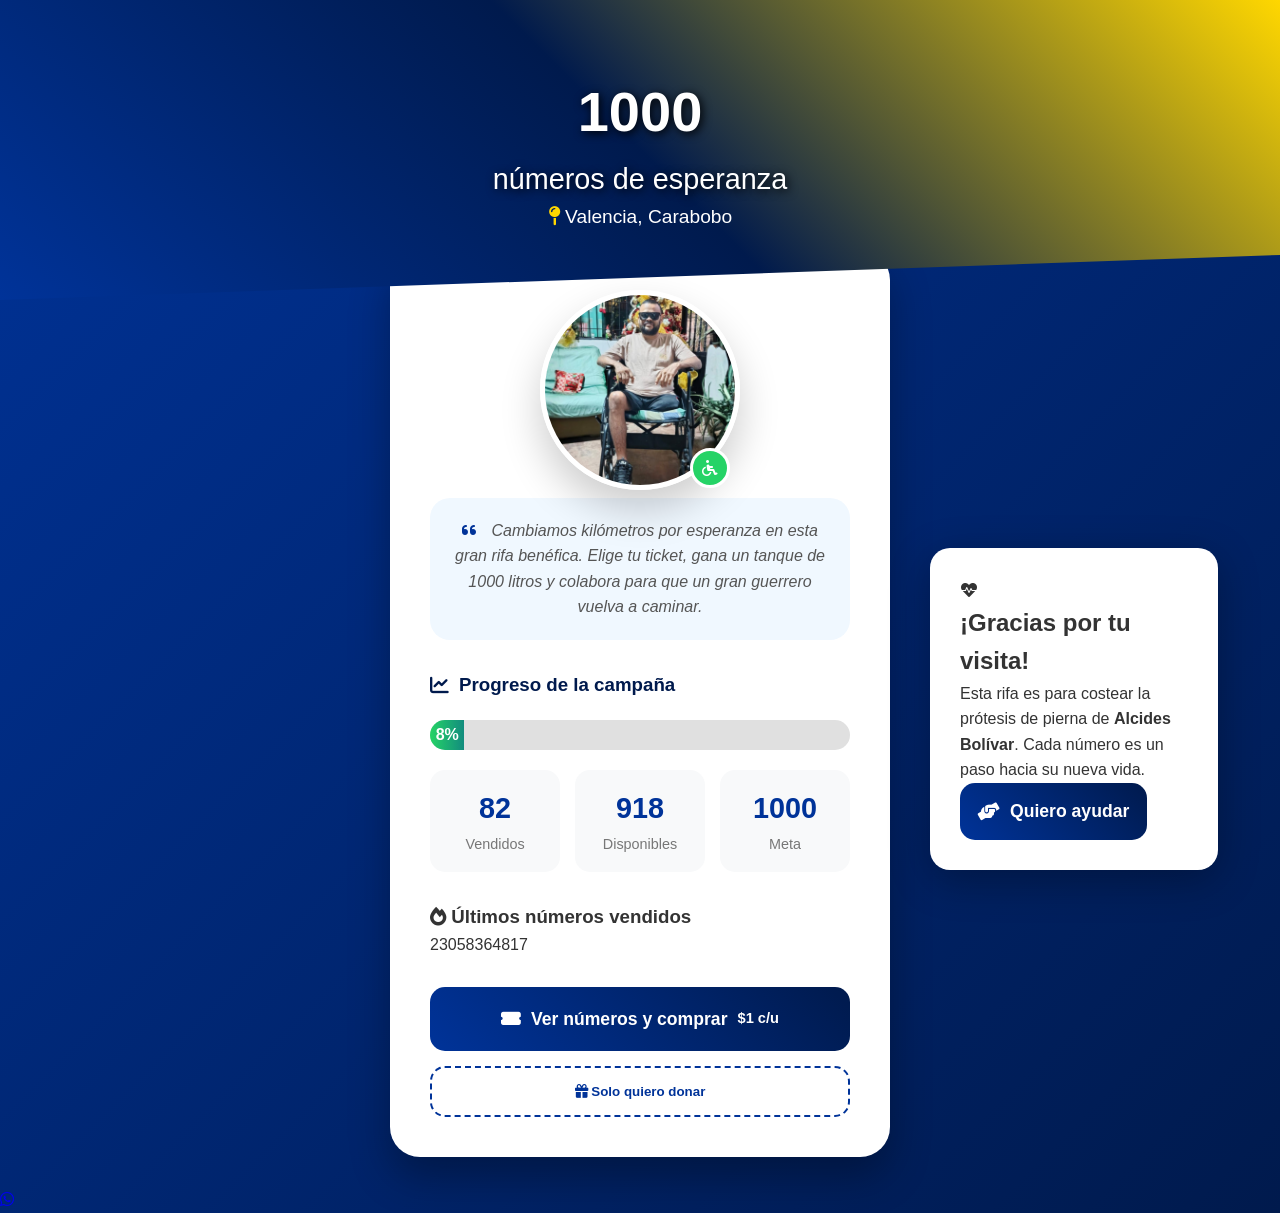
<file: index.html>
<!DOCTYPE html>
<html lang="es">
<head>
    <meta charset="UTF-8">
    <meta name="viewport" content="width=device-width, initial-scale=1.0">
    <title>Un Paso por la Vida - Ayúdanos a Caminar</title>
    <!-- Fuentes modernas -->
    <link href="https://api.fontshare.com/v2/css?f[]=clash-display@400,500,600,700&f[]=inter@400,500,600,700,800&display=swap" rel="stylesheet">
    <!-- Font Awesome -->
    <link rel="stylesheet" href="https://cdnjs.cloudflare.com/ajax/libs/font-awesome/6.0.0-beta3/css/all.min.css">
    <!-- CSS principal -->
    <link rel="stylesheet" href="style.css">
</head>
<body>
    <!-- MODAL DE BIENVENIDA EN ESQUINA -->
    <div id="bienvenida-modal" class="modal-esquina">
        <div class="tarjeta-mensaje glass-effect">
            <div class="icono-corazon">
                <i class="fas fa-heart-pulse"></i>
            </div>
            <h2>¡Gracias por tu visita!</h2>
            <p>Esta rifa es para costear la prótesis de pierna de <strong>Alcides Bolívar</strong>. Cada número es un paso hacia su nueva vida.</p>
            <button class="btn-principal" onclick="cerrarBienvenida()">
                <i class="fas fa-hands-helping"></i> Quiero ayudar
            </button>
        </div>
    </div>

    <!-- HEADER -->
    <header class="inicio-header">
        <div class="header-content">
            <h1 class="titulo-gigante">1000<span> números de esperanza</span></h1>
            <p class="ubicacion"><i class="fas fa-map-pin"></i> Valencia, Carabobo</p>
        </div>
    </header>

    <main class="contenedor-inicio glass-card">
        <!-- SECCIÓN DE FOTO -->
        <section class="seccion-foto">
            <div class="foto-wrapper">
                <img src="img/beneficiario.png" alt="Alcides Bolívar" class="foto-principal">
                <div class="foto-badge">
                    <i class="fas fa-wheelchair"></i>
                </div>
            </div>
            <div class="historia">
                <p class="historia-texto">
                    <i class="fas fa-quote-left"></i>
                    Cambiamos kilómetros por esperanza en esta gran rifa benéfica. Elige tu ticket, gana un tanque de 1000 litros y colabora para que un gran guerrero vuelva a caminar.
                </p>
            </div>
        </section>

        <!-- BARRA DE PROGRESO -->
        <section class="meta-progreso">
            <h3 class="meta-titulo">
                <i class="fas fa-chart-line"></i> Progreso de la campaña
            </h3>
            <div class="barra-fondo">
                <div class="barra-llena" id="barra-progreso" style="width: 0%;">0%</div>
            </div>
            <div class="estadisticas-grid">
                <div class="stat-card">
                    <span class="stat-numero" id="vendidos-num">0</span>
                    <span class="stat-label">Vendidos</span>
                </div>
                <div class="stat-card">
                    <span class="stat-numero" id="faltan-num">1000</span>
                    <span class="stat-label">Disponibles</span>
                </div>
                <div class="stat-card">
                    <span class="stat-numero">1000</span>
                    <span class="stat-label">Meta</span>
                </div>
            </div>
        </section>

        <!-- ÚLTIMOS NÚMEROS VENDIDOS (NUEVO) -->
        <section class="ultimos-vendidos">
            <h3><i class="fas fa-fire"></i> Últimos números vendidos</h3>
            <div id="lista-ultimos" class="ultimos-grid"></div>
        </section>

        <!-- BOTONES -->
        <section class="acciones-grid">
            <a href="rifa.html" class="btn-principal btn-grande">
                <i class="fas fa-ticket-alt"></i>
                <span>Ver números y comprar</span>
                <small>$1 c/u</small>
            </a>
            <button class="btn-secundario" onclick="abrirDonar()">
                <i class="fas fa-gift"></i>
                <span>Solo quiero donar</span>
            </button>
        </section>
    </main>

    <!-- MODAL DE DONACIÓN -->
    <div id="modal-donar" class="modal-estructura" style="display: none;">
        <div class="capa-oscura" onclick="cerrarDonar()"></div>
        <div class="tarjeta-mensaje glass-effect">
            <h3><i class="fas fa-hand-holding-heart"></i> Datos para donar</h3>
            <div class="datos-banco">
                <div class="banco-item">
                    <i class="fas fa-university"></i>
                    <div>
                        <strong>PAGO MÓVIL</strong>
                        <p>Banco Mercantil (0109)</p>
                    </div>
                </div>
                <div class="banco-item">
                    <i class="fas fa-id-card"></i>
                    <div>
                        <strong>Cédula</strong>
                        <p>V-15.994.903</p>
                    </div>
                </div>
                <div class="banco-item">
                    <i class="fas fa-phone-alt"></i>
                    <div>
                        <strong>Teléfono</strong>
                        <p>0412-8433443</p>
                    </div>
                </div>
            </div>
            <button class="btn-cerrar" onclick="cerrarDonar()">
                <i class="fas fa-arrow-left"></i> Regresar
            </button>
        </div>
    </div>

    <!-- BOTÓN FLOTANTE DE WHATSAPP -->
    <a href="https://wa.me/584122415696?text=Hola%2C%20tengo%20una%20consulta%20sobre%20la%20rifa" 
       class="whatsapp-float" target="_blank">
        <i class="fab fa-whatsapp"></i>
    </a>

    <!-- Script de inicio -->
    <script src="script-inicio.js"></script>
</body>
</html>
</file>
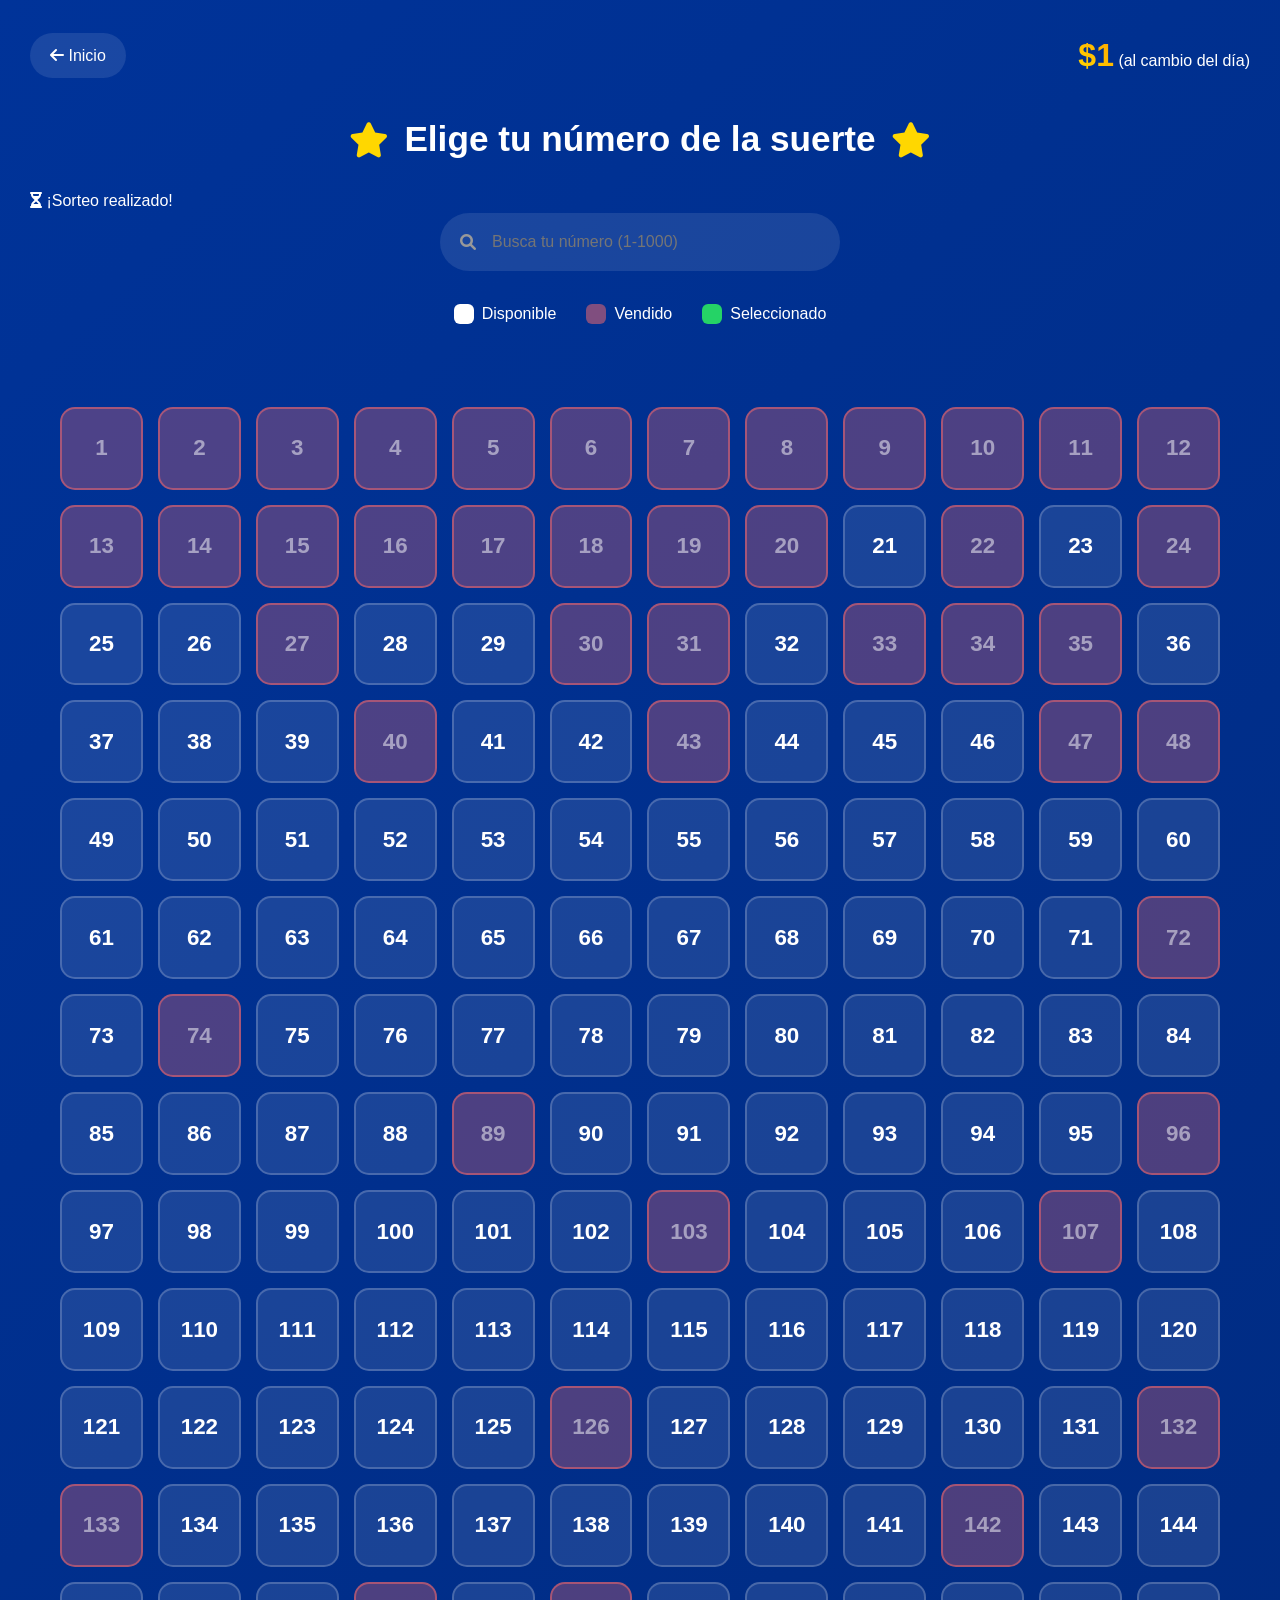
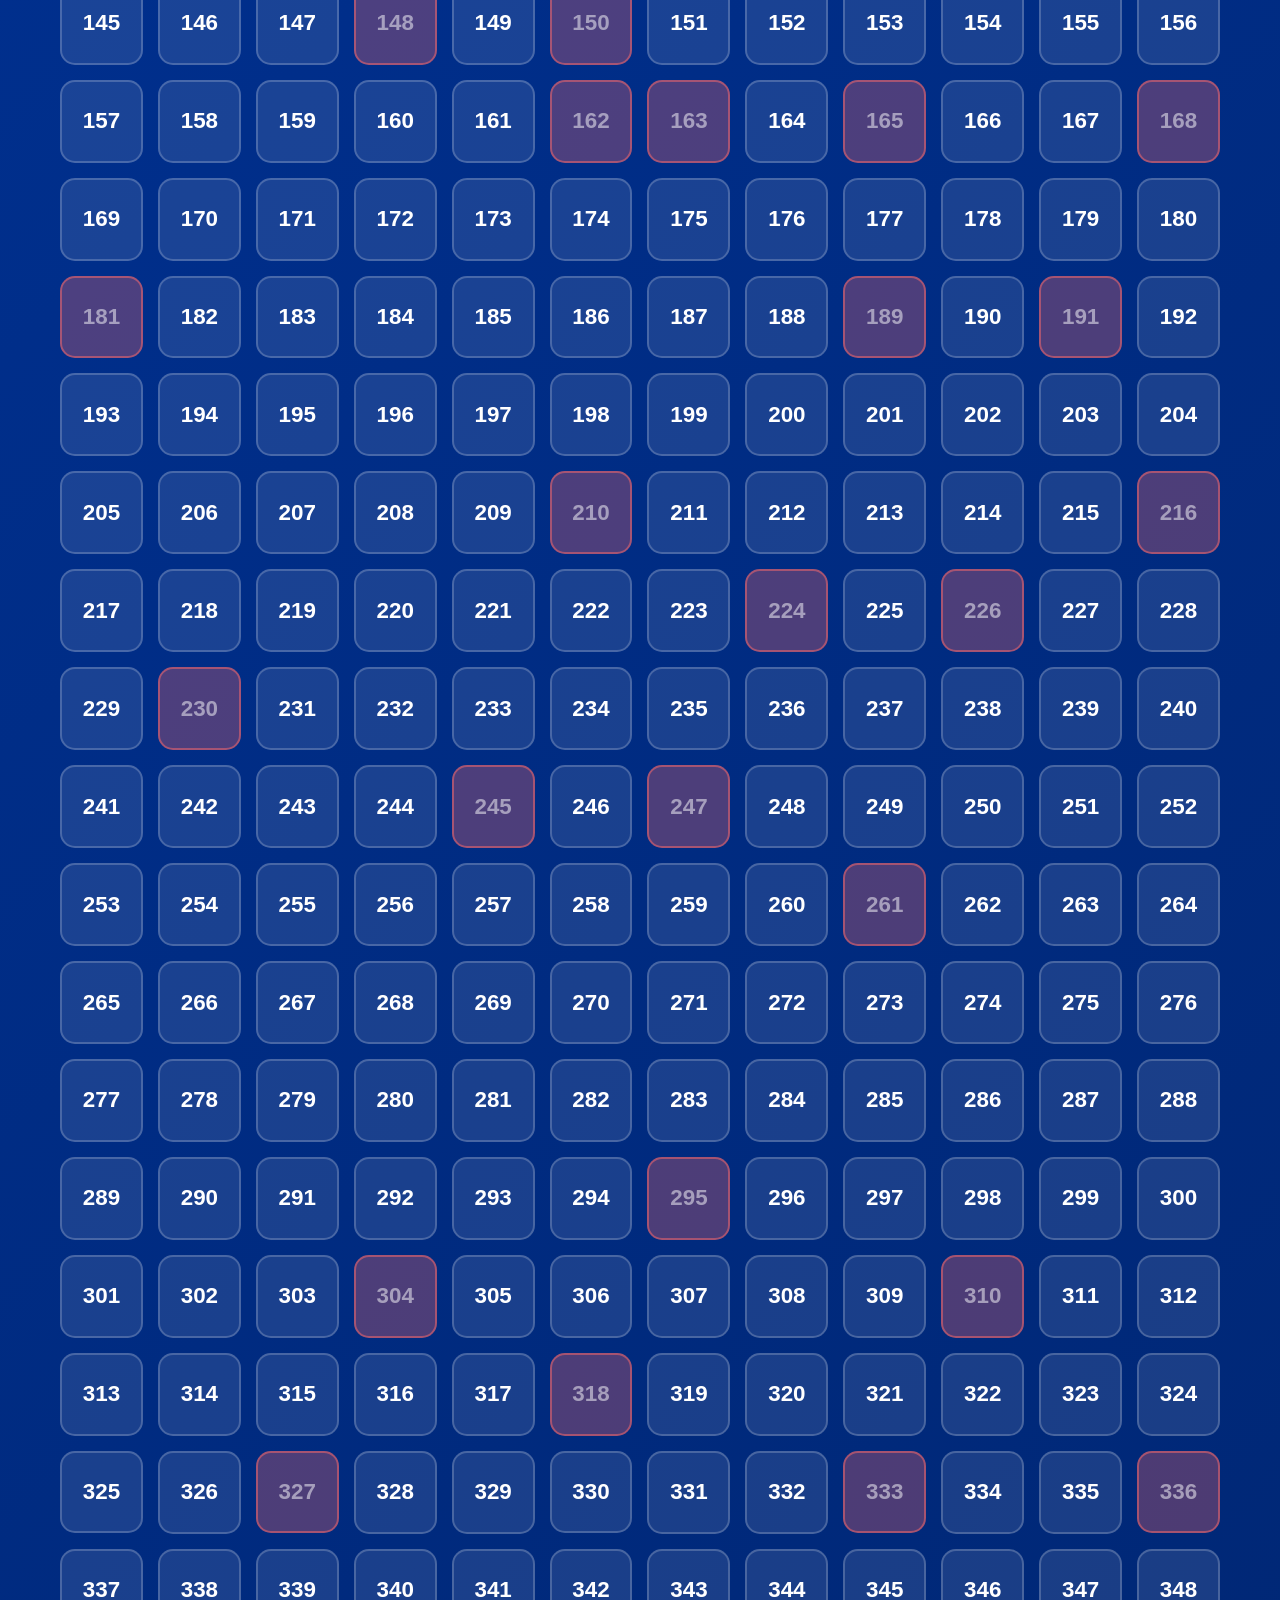
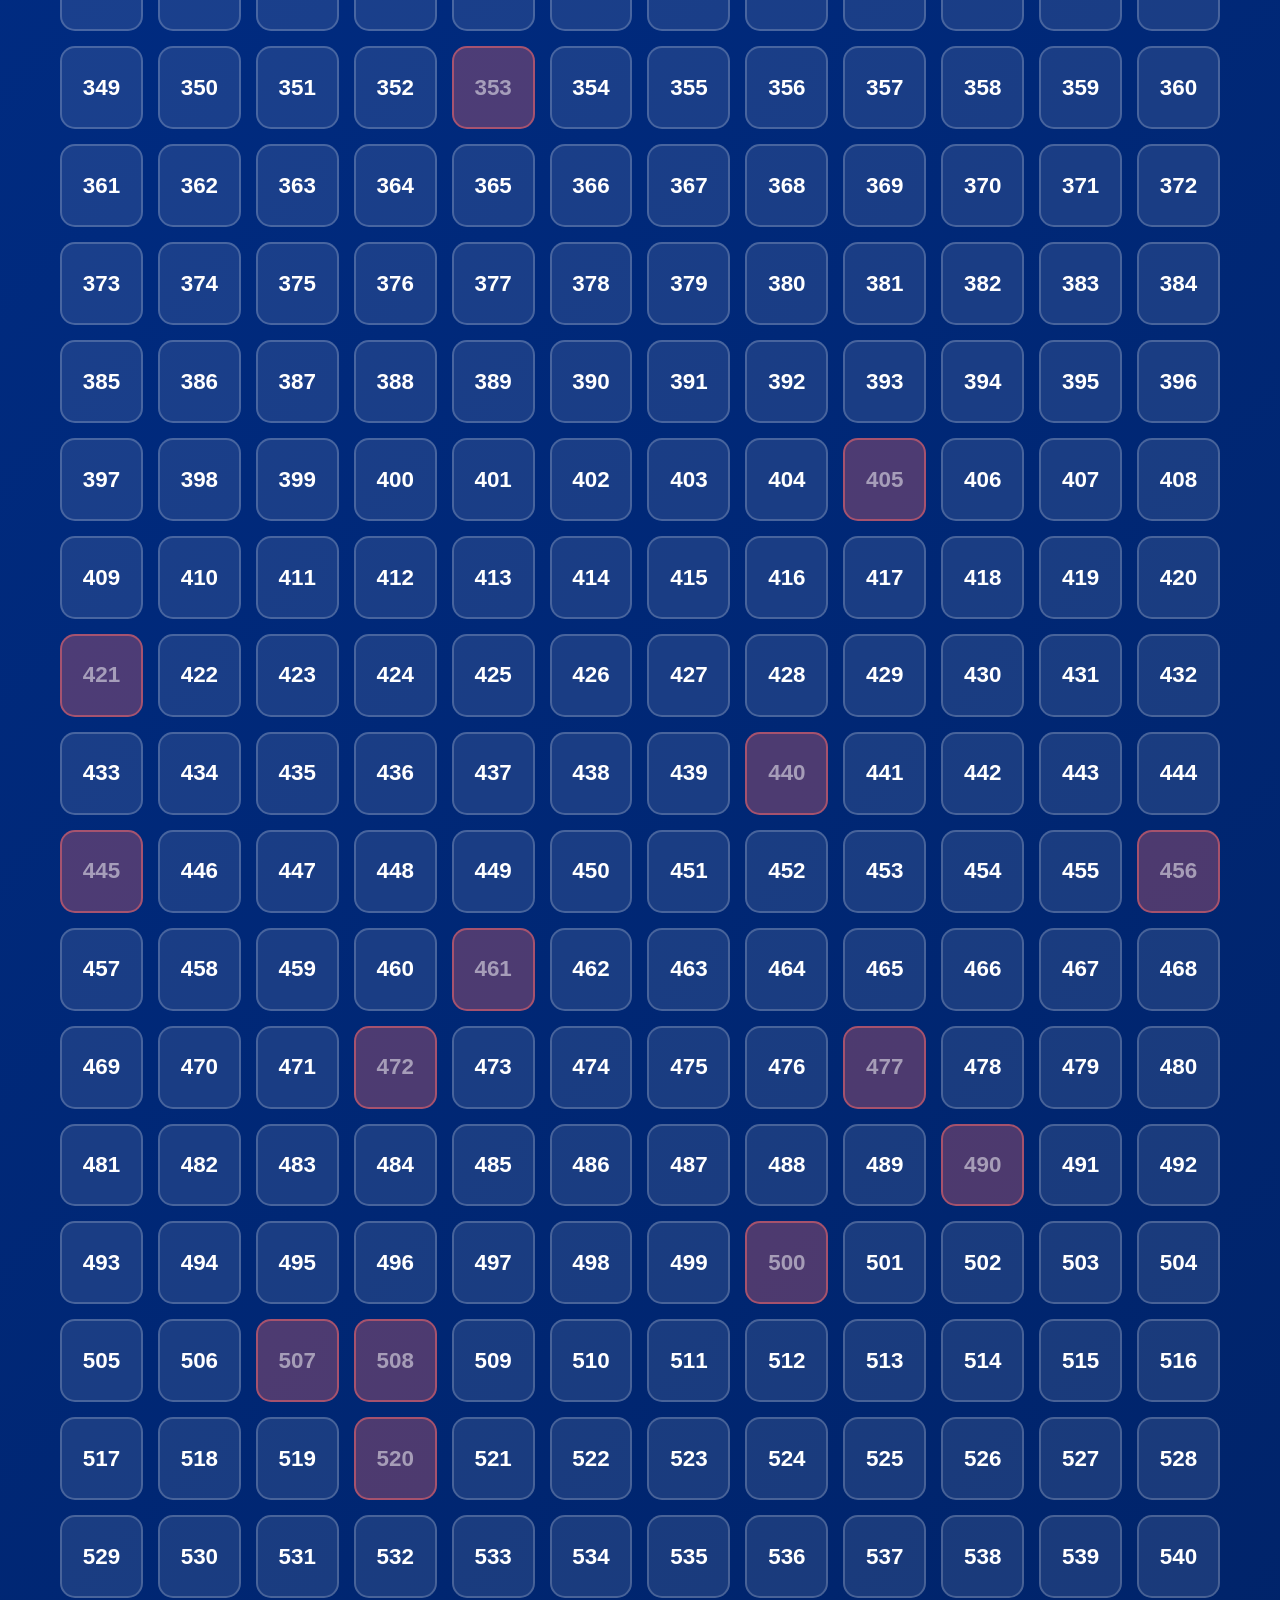
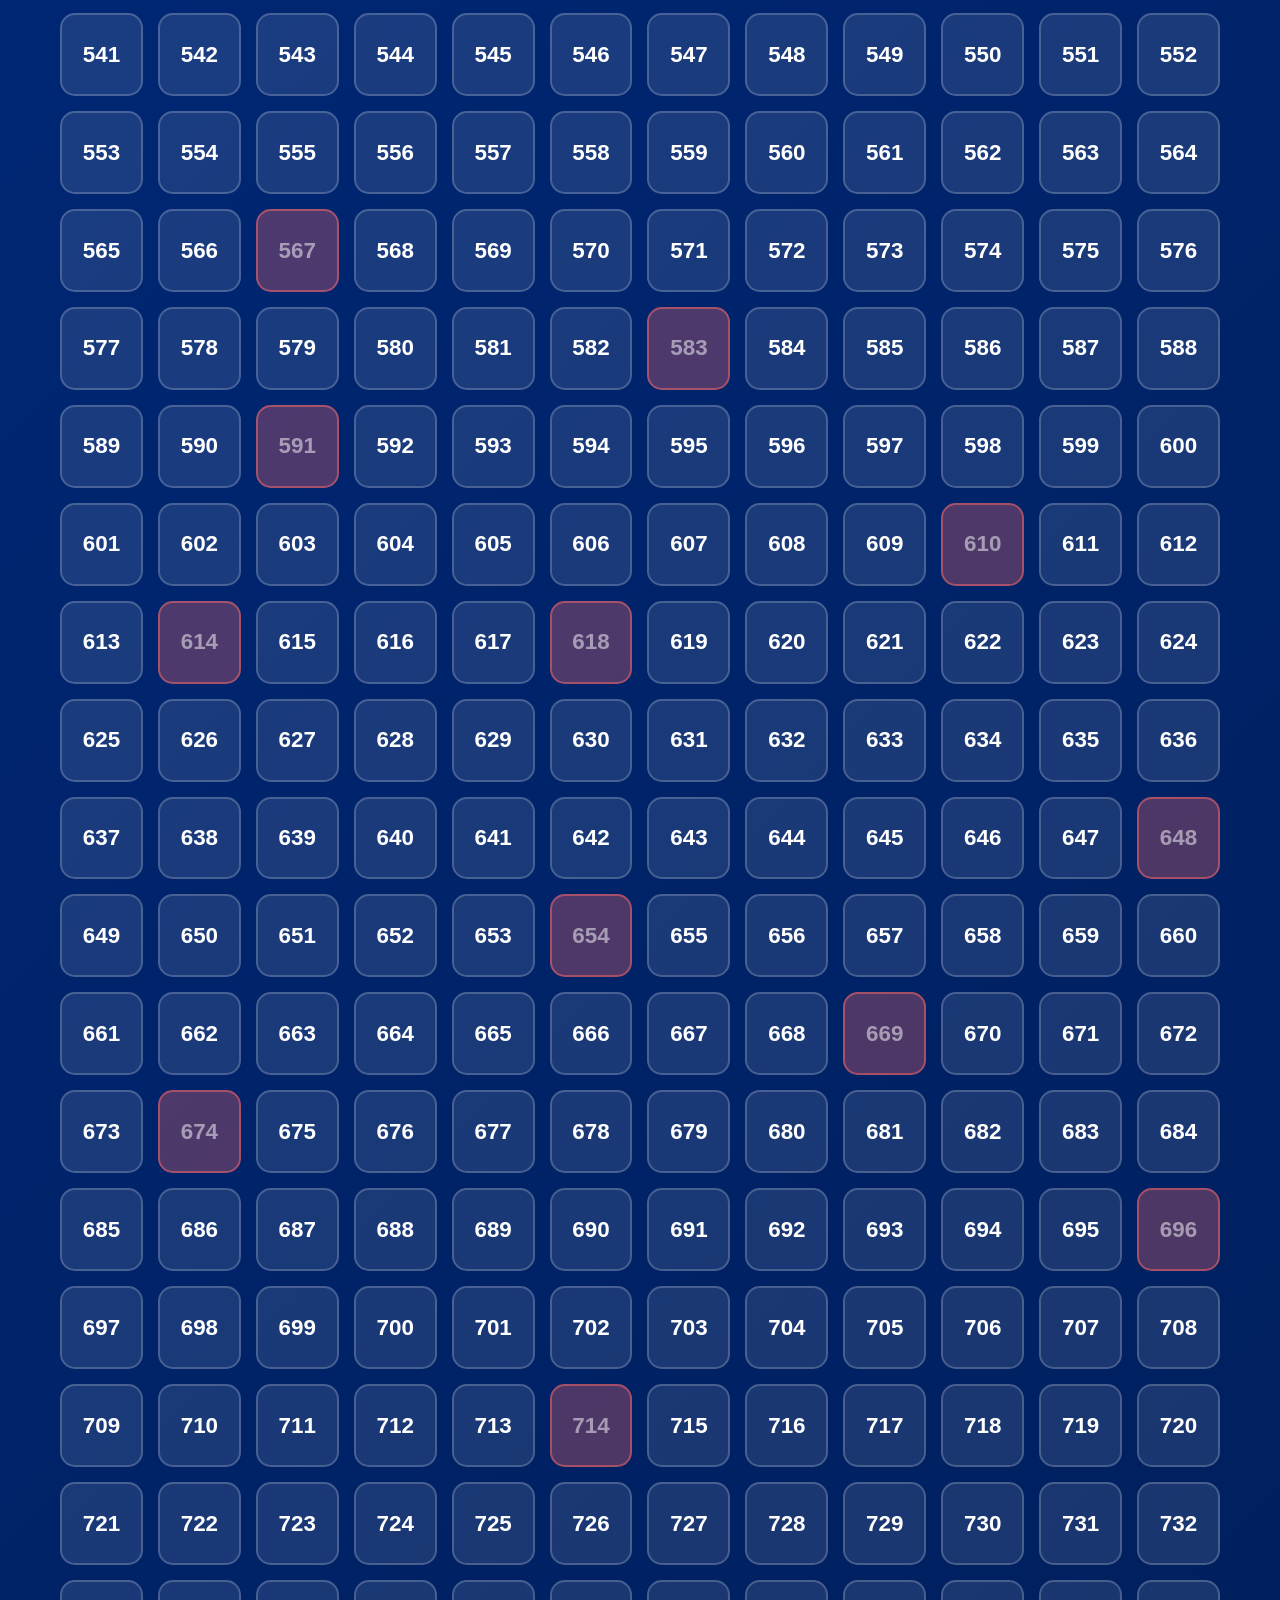
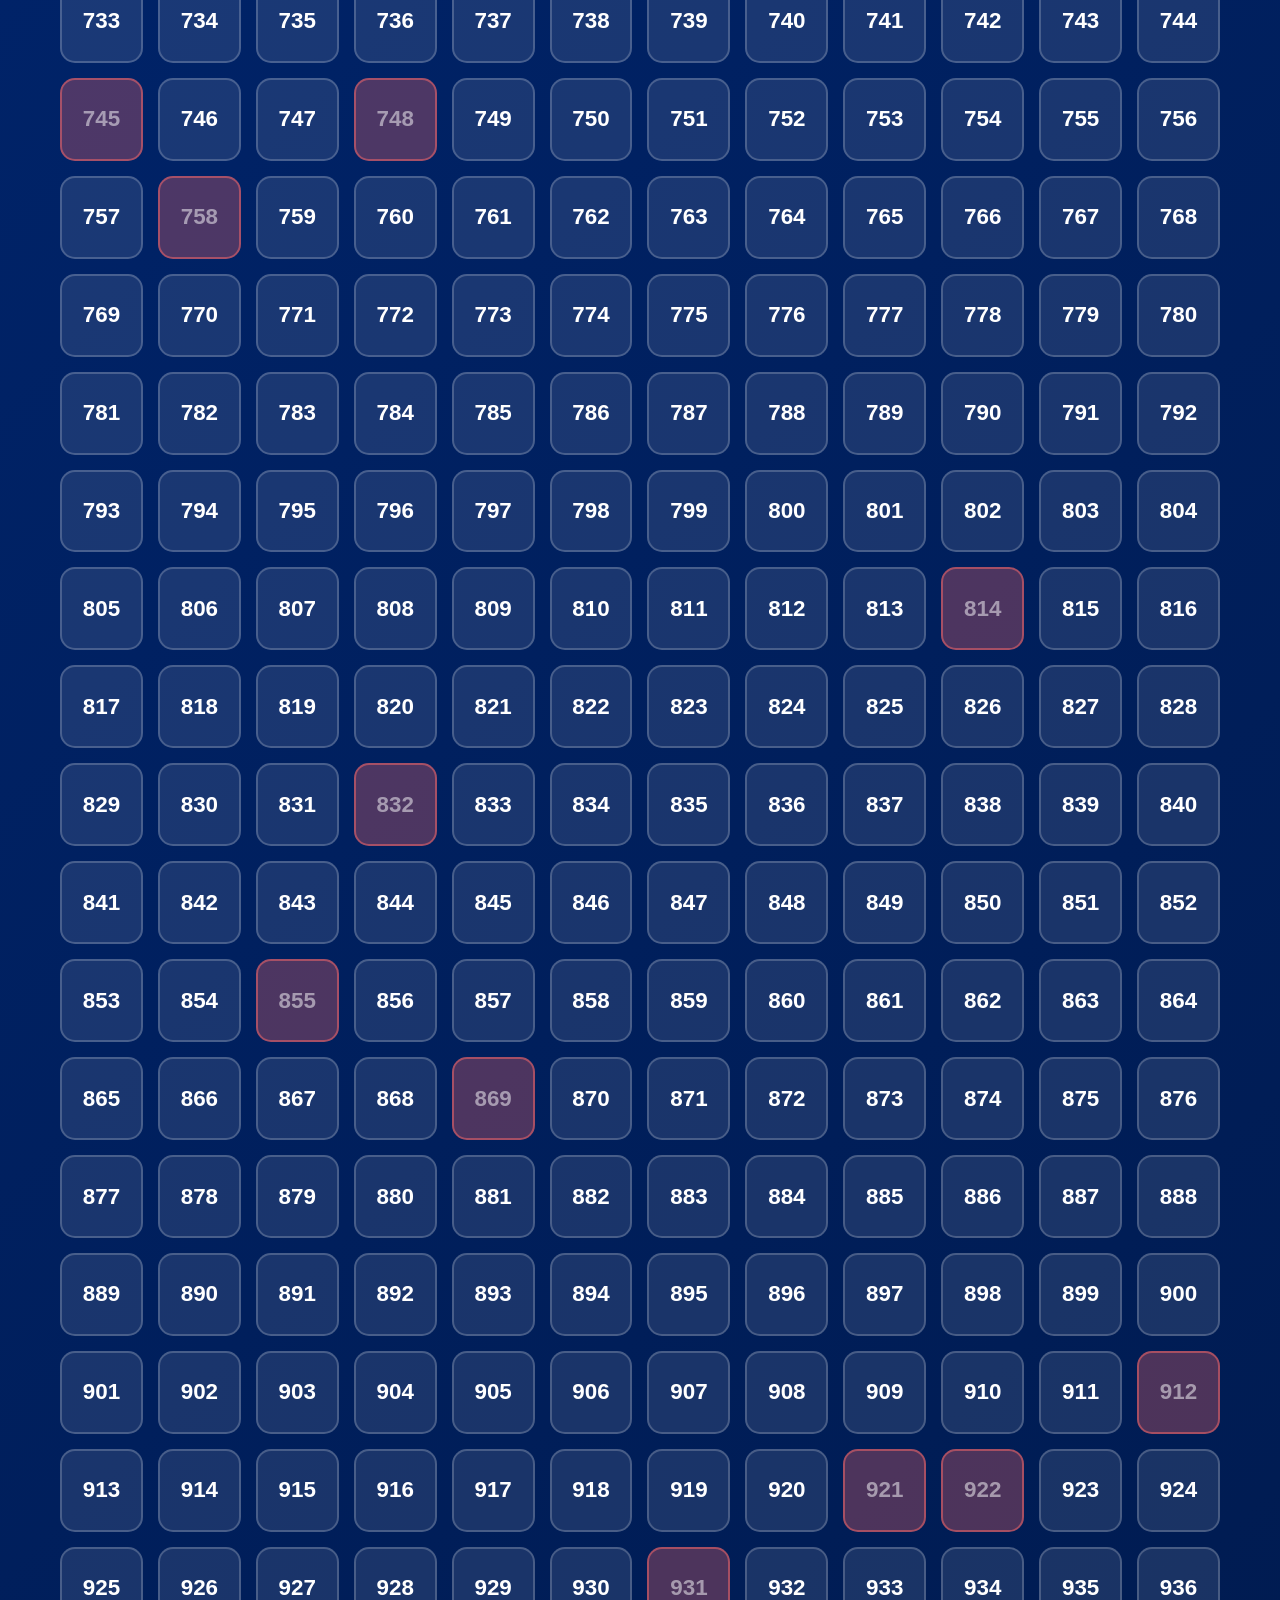
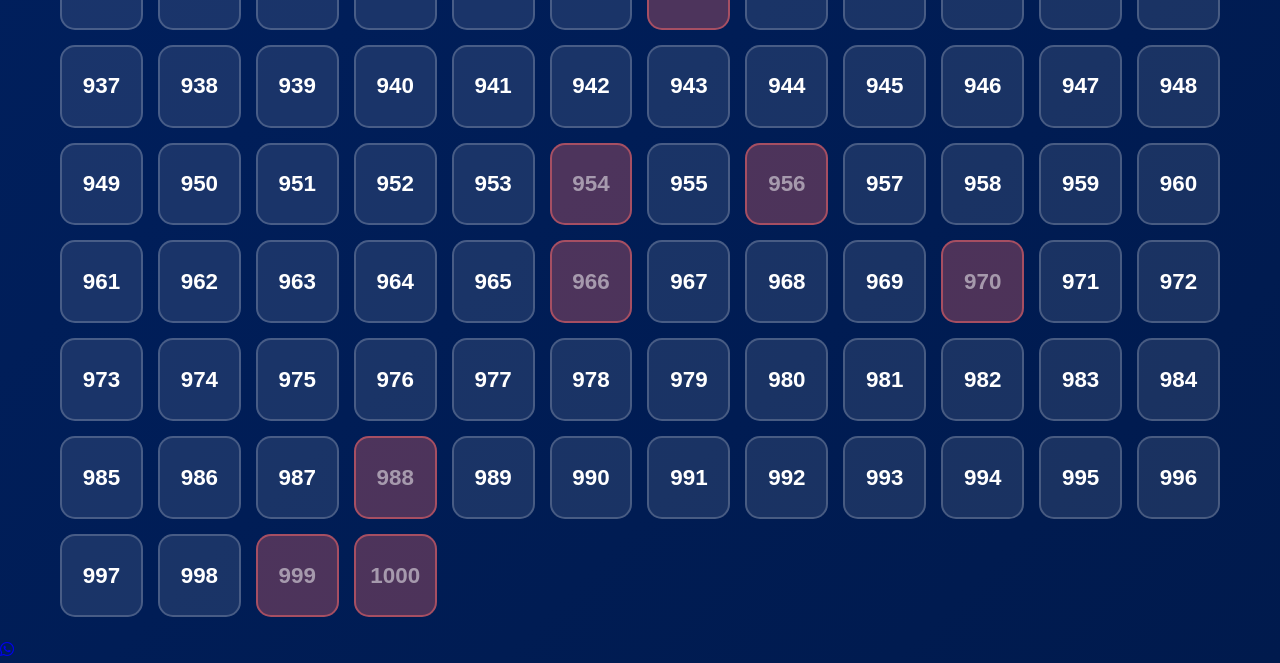
<file: rifa.html>
<!DOCTYPE html>
<html lang="es">
<head>
    <meta charset="UTF-8">
    <meta name="viewport" content="width=device-width, initial-scale=1.0">
    <title>Rifa Solidaria - Elige tu número</title>
    <!-- Fuentes modernas -->
    <link href="https://api.fontshare.com/v2/css?f[]=clash-display@400,500,600,700&f[]=inter@400,500,600,700,800&display=swap" rel="stylesheet">
    <!-- Font Awesome -->
    <link rel="stylesheet" href="https://cdnjs.cloudflare.com/ajax/libs/font-awesome/6.0.0-beta3/css/all.min.css">
    <!-- CSS principal -->
    <link rel="stylesheet" href="style.css">
</head>
<body class="pagina-rifa">
    <header class="rifa-header">
        <div class="header-top">
            <a href="index.html" class="btn-volver">
                <i class="fas fa-arrow-left"></i> Inicio
            </a>
            <div class="precio-destacado">
                <span class="precio-dolar">$1</span>
                <span class="precio-bsf">(al cambio del día)</span>
            </div>
        </div>
        
        <h1 class="rifa-titulo">
            <i class="fas fa-star"></i>
            Elige tu número de la suerte
            <i class="fas fa-star"></i>
        </h1>

        <!-- CONTADOR REGRESIVO (NUEVO) -->
        <div class="contador-wrapper">
            <i class="fas fa-hourglass-half"></i>
            <span id="contador"></span>
        </div>
        
        <div class="buscador-wrapper">
            <i class="fas fa-search"></i>
            <input type="number" id="buscador" placeholder="Busca tu número (1-1000)" min="1" max="1000">
        </div>
        
        <div class="estado-leyendas">
            <div class="leyenda">
                <span class="cuadro disponible"></span>
                <span>Disponible</span>
            </div>
            <div class="leyenda">
                <span class="cuadro vendido"></span>
                <span>Vendido</span>
            </div>
            <div class="leyenda">
                <span class="cuadro seleccionado"></span>
                <span>Seleccionado</span>
            </div>
        </div>
    </header>

    <main>
        <!-- Contenedor donde se generarán los números -->
        <div id="contenedor-rifa" class="numeros-grid">
            <!-- Mensaje de carga (NUEVO) -->
            <div id="cargando" class="cargando">Cargando números...</div>
        </div>

        <!-- Modal de pago (mejorado con botón copiar y mensaje especial) -->
        <div id="capa-pago" class="modal-estructura oculto">
            <div class="capa-oscura" onclick="cerrarPago()"></div>
            <div class="tarjeta-mensaje glass-effect pago-card">
                <div class="pago-header">
                    <i class="fas fa-check-circle"></i>
                    <h3>Número seleccionado</h3>
                    <div class="numero-seleccionado-grande" id="num-pago">0</div>
                    <p id="mensaje-especial" class="mensaje-especial"></p> <!-- Mensaje especial -->
                </div>
                
                <div class="detalles-banco">
                    <h4><i class="fas fa-university"></i> Datos de pago</h4>
                    <div class="banco-grid">
                        <div class="banco-row">
                            <span>Banco:</span>
                            <strong>0191 (BNC)</strong>
                        </div>
                        <div class="banco-row">
                            <span>Cédula:</span>
                            <strong>V-15.994.903</strong>
                        </div>
                        <div class="banco-row">
                            <span>Teléfono:</span>
                            <strong>0412-8433443</strong>
                        </div>
                        <div class="banco-row total">
                            <span>Monto:</span>
                            <strong>$1 (cambio del día)</strong>
                        </div>
                    </div>
                    <!-- Botón copiar datos (NUEVO) -->
                    <button class="btn-copiar" onclick="copiarDatos()">
                        <i class="fas fa-copy"></i> Copiar datos
                    </button>
                </div>
                
                <div class="pago-acciones">
                    <button class="btn-principal" onclick="irAWhatsapp()">
                        <i class="fab fa-whatsapp"></i> Ya pagué, enviar comprobante
                    </button>
                    <button class="btn-secundario" onclick="cerrarPago()">
                        Elegir otro número
                    </button>
                </div>
            </div>
        </div>
    </main>

    <!-- BOTÓN FLOTANTE DE WHATSAPP -->
    <a href="https://wa.me/584122415696?text=Hola%2C%20tengo%20una%20consulta%20sobre%20la%20rifa" 
       class="whatsapp-float" target="_blank">
        <i class="fab fa-whatsapp"></i>
    </a>

    <!-- Script de la rifa -->
    <script src="script.js"></script>
</body>
</html>
</file>
<file: style.css>
:root {
    --primary: #003399;        /* Azul Rey */
    --secondary: #001a4d;       /* Azul Marino */
    --accent: #FFD700;          /* Amarillo */
    --success: #25d366;
    --danger: #ff6b6b;
    --dark: #001a4d;
    --light: #f0f8ff;
}

* {
    margin: 0;
    padding: 0;
    box-sizing: border-box;
}

body {
    font-family: 'Inter', sans-serif;
    background: linear-gradient(135deg, #003399 0%, #001a4d 100%);
    min-height: 100vh;
    color: #333;
    line-height: 1.6;
}

/* ===== MODAL ESQUINA ===== */
.modal-esquina {
    position: fixed;
    bottom: 30px;
    right: 30px;
    z-index: 10000;
    animation: slideInRight 0.5s ease;
}

.modal-esquina .tarjeta-mensaje {
    max-width: 320px;
    background: white;
    padding: 30px;
    border-radius: 20px;
    box-shadow: 0 10px 40px rgba(0,0,0,0.3);
}

@keyframes slideInRight {
    from { transform: translateX(100%); opacity: 0; }
    to { transform: translateX(0); opacity: 1; }
}

/* ===== HEADER INICIO ===== */
.inicio-header {
    height: 300px;
    display: flex;
    align-items: center;
    justify-content: center;
    text-align: center;
    background: linear-gradient(45deg, #003399, #001a4d, #FFD700);
    clip-path: polygon(0 0, 100% 0, 100% 85%, 0 100%);
}

.header-content {
    color: white;
}

.titulo-gigante {
    font-family: 'Clash Display', sans-serif;
    font-size: 3.5rem;
    font-weight: 700;
    text-shadow: 2px 2px 10px black;
}

.titulo-gigante span {
    display: block;
    font-size: 1.8rem;
    font-weight: 400;
}

.ubicacion {
    font-size: 1.2rem;
}

.ubicacion i {
    color: #FFD700;
}

/* ===== CONTENEDOR INICIO ===== */
.contenedor-inicio {
    max-width: 500px;
    margin: -50px auto 30px;
    background: white;
    padding: 40px;
    border-radius: 30px;
    box-shadow: 0 20px 40px rgba(0,0,0,0.3);
}

/* ===== FOTO ===== */
.seccion-foto {
    text-align: center;
    margin-bottom: 30px;
}

.foto-wrapper {
    position: relative;
    display: inline-block;
}

.foto-principal {
    width: 200px;
    height: 200px;
    border-radius: 50%;
    object-fit: cover;
    border: 5px solid white;
    box-shadow: 0 20px 40px rgba(0,0,0,0.2);
}

.foto-badge {
    position: absolute;
    bottom: 10px;
    right: 10px;
    background: #25d366;
    color: white;
    width: 40px;
    height: 40px;
    border-radius: 50%;
    display: flex;
    align-items: center;
    justify-content: center;
    border: 3px solid white;
}

.historia-texto {
    background: #f0f8ff;
    padding: 20px;
    border-radius: 20px;
    font-style: italic;
    color: #555;
}

.historia-texto i {
    color: #003399;
    margin-right: 10px;
}

/* ===== BARRA DE PROGRESO ===== */
.meta-progreso {
    margin: 30px 0;
}

.meta-titulo {
    font-family: 'Clash Display', sans-serif;
    color: #001a4d;
    margin-bottom: 20px;
    display: flex;
    align-items: center;
    gap: 10px;
}

.barra-fondo {
    height: 30px;
    background: #e0e0e0;
    border-radius: 50px;
    overflow: hidden;
    margin-bottom: 20px;
}

.barra-llena {
    height: 100%;
    background: linear-gradient(90deg, #25d366, #128C7E);
    color: white;
    display: flex;
    align-items: center;
    justify-content: center;
    font-weight: bold;
    transition: width 1s ease;
}

.estadisticas-grid {
    display: grid;
    grid-template-columns: repeat(3, 1fr);
    gap: 15px;
}

.stat-card {
    background: #f8f9fa;
    padding: 15px;
    border-radius: 15px;
    text-align: center;
}

.stat-numero {
    display: block;
    font-family: 'Clash Display', sans-serif;
    font-size: 1.8rem;
    font-weight: 700;
    color: #003399;
}

.stat-label {
    font-size: 0.9rem;
    color: #777;
}

/* ===== BOTONES ===== */
.acciones-grid {
    display: grid;
    gap: 15px;
    margin-top: 30px;
}

.btn-principal {
    background: linear-gradient(45deg, #003399, #001a4d);
    color: white;
    border: none;
    padding: 18px;
    border-radius: 15px;
    font-family: 'Clash Display', sans-serif;
    font-weight: 600;
    font-size: 1.1rem;
    cursor: pointer;
    display: flex;
    align-items: center;
    justify-content: center;
    gap: 10px;
    text-decoration: none;
    transition: all 0.3s ease;
}

.btn-principal:hover {
    transform: translateY(-3px);
    box-shadow: 0 10px 30px rgba(0,51,153,0.4);
}

.btn-secundario {
    background: transparent;
    border: 2px dashed #003399;
    color: #003399;
    padding: 16px;
    border-radius: 15px;
    font-weight: 600;
    cursor: pointer;
    transition: all 0.3s ease;
}

.btn-secundario:hover {
    background: #003399;
    color: white;
}

/* ===== PÁGINA RIFA ===== */
.pagina-rifa {
    color: white;
}

.rifa-header {
    padding: 30px;
}

.header-top {
    display: flex;
    justify-content: space-between;
    align-items: center;
    margin-bottom: 30px;
}

.btn-volver {
    color: white;
    text-decoration: none;
    padding: 10px 20px;
    background: rgba(255,255,255,0.1);
    border-radius: 50px;
}

.precio-dolar {
    font-family: 'Clash Display', sans-serif;
    font-size: 2rem;
    font-weight: 700;
    background: linear-gradient(45deg, #FFD700, #FFA500);
    -webkit-background-clip: text;
    -webkit-text-fill-color: transparent;
}

.rifa-titulo {
    font-family: 'Clash Display', sans-serif;
    font-size: 2.2rem;
    text-align: center;
    margin: 20px 0;
    display: flex;
    align-items: center;
    justify-content: center;
    gap: 15px;
}

.rifa-titulo i {
    color: #FFD700;
}

/* ===== BUSCADOR ===== */
.buscador-wrapper {
    position: relative;
    max-width: 400px;
    margin: 0 auto;
}

.buscador-wrapper i {
    position: absolute;
    left: 20px;
    top: 50%;
    transform: translateY(-50%);
    color: #999;
}

#buscador {
    width: 100%;
    padding: 18px 18px 18px 50px;
    border: none;
    border-radius: 50px;
    background: rgba(255,255,255,0.1);
    color: white;
    font-size: 1rem;
    border: 2px solid transparent;
}

#buscador:focus {
    outline: none;
    border-color: #25d366;
}

/* ===== LEYENDAS ===== */
.estado-leyendas {
    display: flex;
    justify-content: center;
    gap: 30px;
    margin: 30px 0;
}

.leyenda {
    display: flex;
    align-items: center;
    gap: 8px;
}

.cuadro {
    width: 20px;
    height: 20px;
    border-radius: 6px;
}

.cuadro.disponible {
    background: white;
}

.cuadro.vendido {
    background: #ff6b6b;
    opacity: 0.5;
}

.cuadro.seleccionado {
    background: #25d366;
}

/* ===== GRID DE NÚMEROS ===== */
.numeros-grid {
    display: grid;
    grid-template-columns: repeat(auto-fill, minmax(80px, 1fr));
    gap: 15px;
    padding: 20px;
    max-width: 1200px;
    margin: 0 auto;
}

.numero {
    aspect-ratio: 1;
    background: rgba(255,255,255,0.1);
    border: 2px solid rgba(255,255,255,0.2);
    border-radius: 15px;
    display: flex;
    align-items: center;
    justify-content: center;
    font-size: 1.4rem;
    font-weight: 700;
    font-family: 'Clash Display', sans-serif;
    color: white;
    cursor: pointer;
    transition: all 0.3s;
}

.numero:hover {
    transform: scale(1.05);
    border-color: #25d366;
    box-shadow: 0 10px 30px rgba(37,211,102,0.3);
}

.numero.vendido {
    background: rgba(255,107,107,0.3);
    border-color: rgba(255,107,107,0.5);
    color: rgba(255,255,255,0.5);
    cursor: not-allowed;
}

.numero.vendido:hover {
    transform: none;
    border-color: rgba(255,107,107,0.5);
    box-shadow: none;
}

.numero.seleccionado {
    background: #25d366;
    border-color: white;
    box-shadow: 0 0 30px #25d366;
}

/* ===== MODAL DE PAGO ===== */
.modal-estructura {
    position: fixed;
    top: 0;
    left: 0;
    width: 100%;
    height: 100%;
    display: flex;
    align-items: center;
    justify-content: center;
    z-index: 10000;
}

.oculto {
    display: none !important;
}

.capa-oscura {
    position: absolute;
    width: 100%;
    height: 100%;
    background: rgba(0,0,0,0.7);
    backdrop-filter: blur(5px);
}

.tarjeta-mensaje {
    position: relative;
    background: white;
    padding: 40px;
    border-radius: 30px;
    max-width: 400px;
    width: 90%;
    color: #333;
}

.pago-header {
    text-align: center;
    margin-bottom: 20px;
}

.pago-header i {
    font-size: 4rem;
    color: #25d366;
}

.numero-seleccionado-grande {
    font-family: 'Clash Display', sans-serif;
    font-size: 5rem;
    font-weight: 800;
    background: linear-gradient(45deg, #003399, #001a4d);
    -webkit-background-clip: text;
    -webkit-text-fill-color: transparent;
    line-height: 1;
}

.detalles-banco {
    background: #f8f9fa;
    border-radius: 20px;
    padding: 20px;
    margin: 20px 0;
}

.detalles-banco h4 {
    color: #001a4d;
    margin-bottom: 15px;
    display: flex;
    align-items: center;
    gap: 10px;
}

.banco-grid {
    display: grid;
    gap: 12px;
}

.banco-row {
    display: flex;
    justify-content: space-between;
    align-items: center;
    padding: 8px 0;
    border-bottom: 1px solid #e0e0e0;
}

.banco-row.total {
    border-bottom: none;
    border-top: 2px solid #003399;
    margin-top: 10px;
    padding-top: 15px;
    font-weight: bold;
}

.pago-acciones {
    display: grid;
    gap: 10px;
}

/* ===== RESPONSIVE ===== */
@media (max-width: 768px) {
    .titulo-gigante {
        font-size: 2.5rem;
    }
    .titulo-gigante span {
        font-size: 1.3rem;
    }
    .rifa-titulo {
        font-size: 1.8rem;
    }
    .numeros-grid {
        grid-template-columns: repeat(auto-fill, minmax(70px, 1fr));
        gap: 10px;
        padding: 15px;
    }
    .modal-esquina {
        bottom: 20px;
        right: 20px;
        left: 20px;
    }
    .modal-esquina .tarjeta-mensaje {
        max-width: 100%;
    }
}
</file>
